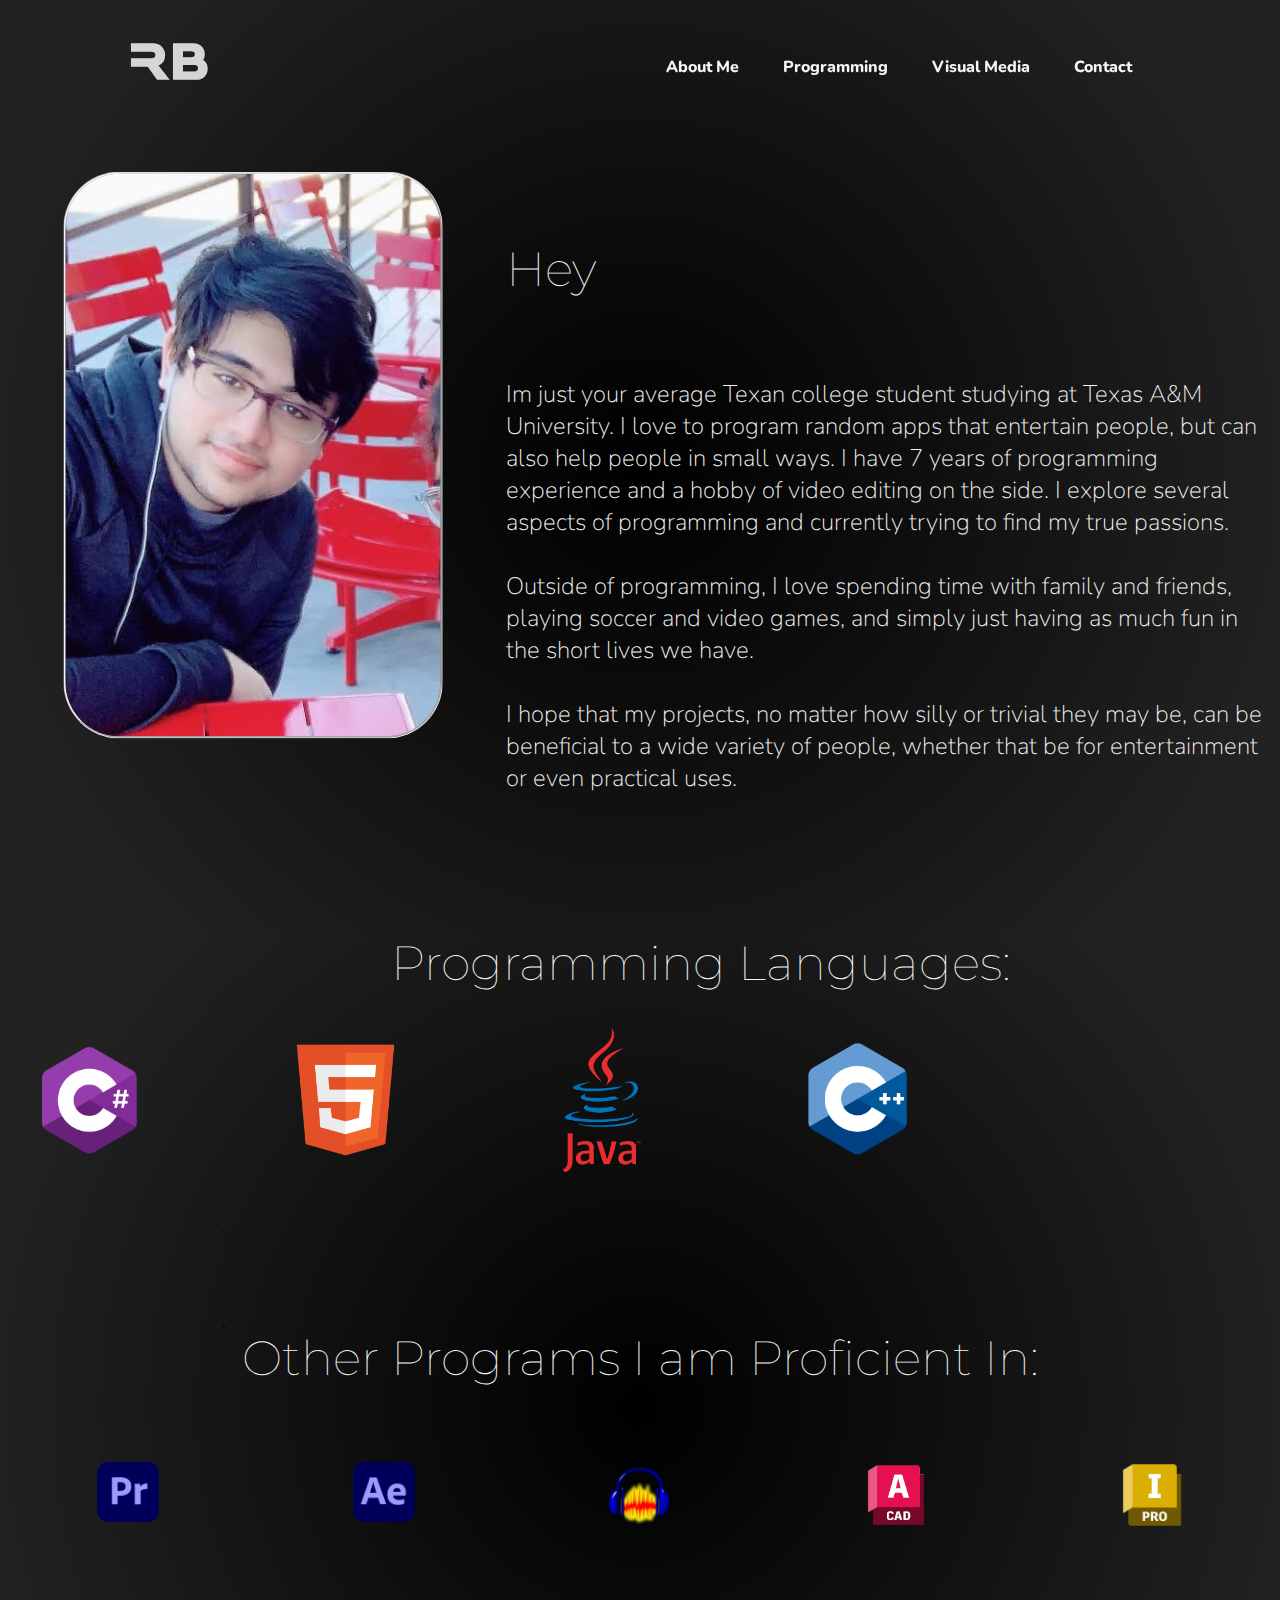
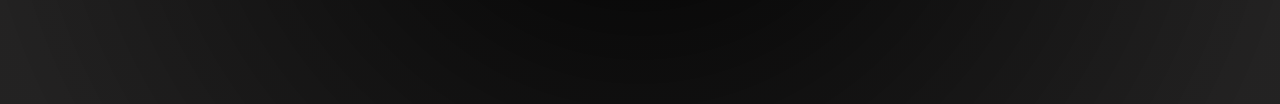
<file: about.html>
<!DOCTYPE html>
<!--[if lt IE 7]>      <html class="no-js lt-ie9 lt-ie8 lt-ie7"> <![endif]-->
<!--[if IE 7]>         <html class="no-js lt-ie9 lt-ie8"> <![endif]-->
<!--[if IE 8]>         <html class="no-js lt-ie9"> <![endif]-->
<!--[if gt IE 8]>      <html class="no-js"> <!--<![endif]-->

<html lang="en">

<head>
    <link rel="stylesheet" href="./styles/pages/about.css">

    <link rel="stylesheet" href="./styles/ui/background.css">
    <link rel="stylesheet" href="./styles/ui/header.css">
    <link rel="stylesheet" href="./styles/ui/fade.css">
    <script defer src="./scripts/script.js"></script>
    <link rel="icon" type="image/x-icon" href="./assets/logo.png">
    <title>About Me</title>
    <script type="text/javascript">
      <!--
      if (screen.width <= 699) {
      document.location = "phone.html";
      }
      //-->
  </script>
</head>

<body>
     <!--[if lt IE 7]>
            <pYou are using an <strong>outdated</strong> browser. Please <a href="#">upgrade your browser</a> to improve your experience.</p>
    <![endif]-->

    <header>
        <a class="logo" style="text-align:center;" href="./index.html">rB</title>
            <nav>
                <ul class="navigate_links">
                    <li><a href="./about.html">About Me</a></li>
                    <li><a href="./programming.html">Programming</a></li>
                    <li><a href="./media.html">Visual Media</a></li>
                    <li><a href="./contact.html">Contact</a></li>
                </ul>
            </nav>
    </header>
    <div id="about" class="container">
        <p class="hello">
            <img src="./assets/About/me.jpg" alt="Me" class="me">
            <br>
            Hey
        <p class="description"><br>Im just your average Texan college student studying at Texas A&M University. I love to program random apps that entertain people, but can also help people in small ways. I have 7 years of programming experience and a hobby of video editing on the side. I explore several aspects of programming and currently trying to find my true passions.<br><br>Outside of programming, I love spending time with family and friends, playing soccer and video games, and simply just having as much fun in the short lives we have.<br><br>I hope that my projects, no matter how silly or trivial they may be, can be beneficial to a wide variety of people, whether that be for entertainment or even practical uses.<br><br></p>
        </p>
        <br><br>
    </div>
    <p class = "language" style = "transform: translateX(-15%); margin-bottom: -20px;">Programming Languages:</p>
    
    <!--
    <ul>
        
        <li><img src="../assets/langs/js.png" class = "progImg" alt = "Javascript" style = "transform: scale(15%);"></li>
        <li><img src="../assets/langs/csharp.png" class = "progImg" alt = "C#" style = "transform: scale(43%) translate(-65%, -65%);" ></li>
        <li><img src="../assets/langs/HTML.png" class = "progImg" alt = "HTML" style = "transform: scale(15%) translate(-255%, 2%);"></li>
        <li><img src="../assets/langs/java.png" class = "progImg" alt = "Java" style = "transform: scale(25%) translate(-365%, -112%);"></li>
        <li><img src="../assets/langs/C++.png" class = "progImg" alt = "C++" style = "transform: scale(9.5%) translate(-735%, 213%);"></li>
    </ul>
-->

<div class="row" style = "transform: translate(-23%); margin-bottom: -5%;">
    <div class="column2">
      <img src="../assets/langs/js.png" alt="JavaScript" style="width:100%; transform: scale(45%);">
      <p class="img__description">Javascript</p>

    </div>
    <div class="column2">
      <img src="../assets/langs/csharp.png" alt="C#" style="width:100%; transform: scale(73%);">
      <p class="img__description">C#</p>
    </div>
    <div class="column2">
      <img src="../assets/langs/HTML.png" alt="HTML" style="width:100%; transform: scale(45%);">'
      <p class="img__description">HTML</p>'
    </div>
    <div class="column2">
        <img src="../assets/langs/java.png" alt="Java" style="width:100%; transform: scale(60%);">
        <p class="img__description">Java</p>
      </div>
      <div class="column2">
        <img src="../assets/langs/C++.png" alt="C++" style="width:100%; transform: scale(40%) translateY(-15%);">
        <p class="img__description">C++</p>
      </div>
  </div>

  <p class = "language" style = "transform: translateX(0%); margin-bottom: -20px;">Other Programs I am Proficient In:</p>

  <div class="row" style = "transform: translate(0%);">
    <div class="column2">
      <img src="../assets/programs/premiere.png" alt="Premiere Pro" style="width:100%; transform: scale(25%);">
      <p class="img__description">Premiere Pro</p>
    </div>
    <div class="column2">
      <img src="../assets/programs/after effects.png" alt="After Effects" style="width:100%; transform: scale(25%);">
      <p class="img__description">After Effects</p>
    </div>
    <div class="column2">
      <img src="../assets/programs/audacity.png" alt="Audacity" style="width:100%; transform: scale(25%);">
      <p class="img__description">Audacity</p>
    </div>
    <div class="column2">
        <img src="../assets/programs/acad.png" alt="Autocad" style="width:100%; transform: scale(30%);">
        <p class="img__description">Autocad</p>
      </div>
      <div class="column2">
        <img src="../assets/programs/inventor.png" alt="Inventor" style="width:100%; transform: scale(25%);">
        <p class="img__description">Inventor</p>
      </div>
  </div>
</body>

</html>
</file>
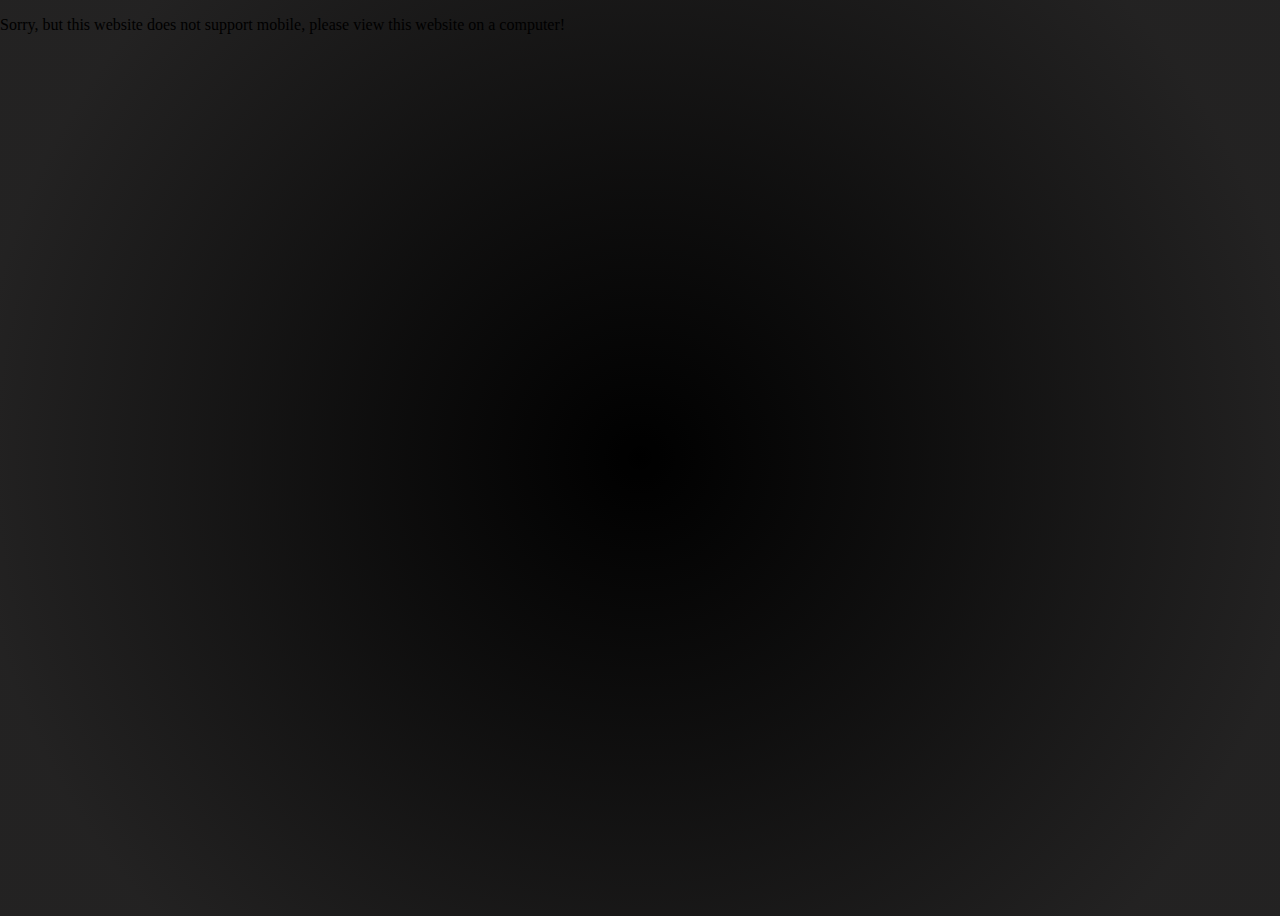
<file: phone.html>
<!DOCTYPE html>
<!--[if lt IE 7]>      <html class="no-js lt-ie9 lt-ie8 lt-ie7"> <![endif]-->
<!--[if IE 7]>         <html class="no-js lt-ie9 lt-ie8"> <![endif]-->
<!--[if IE 8]>         <html class="no-js lt-ie9"> <![endif]-->
<!--[if gt IE 8]>      <html class="no-js"> <!--<![endif]-->

<html lang="en">

<head>
    <link rel="stylesheet" href="./styles/pages/contact.css">

    <link rel="stylesheet" href="./styles/ui/background.css">
     <link rel="stylesheet" href="./styles/ui/fade.css">
    <script defer src="./scripts/script.js"></script>
    <link rel="icon" type="image/x-icon" href="./assets/logo.png">
    <title>No Support</title>
</head>

<body>
     <!--[if lt IE 7]>
            <pYou are using an <strong>outdated</strong> browser. Please <a href="#">upgrade your browser</a> to improve your experience.</p>
    <![endif]-->


        <p>Sorry, but this website does not support mobile, please view this website on a computer!</p>
</body>

</html>
</file>
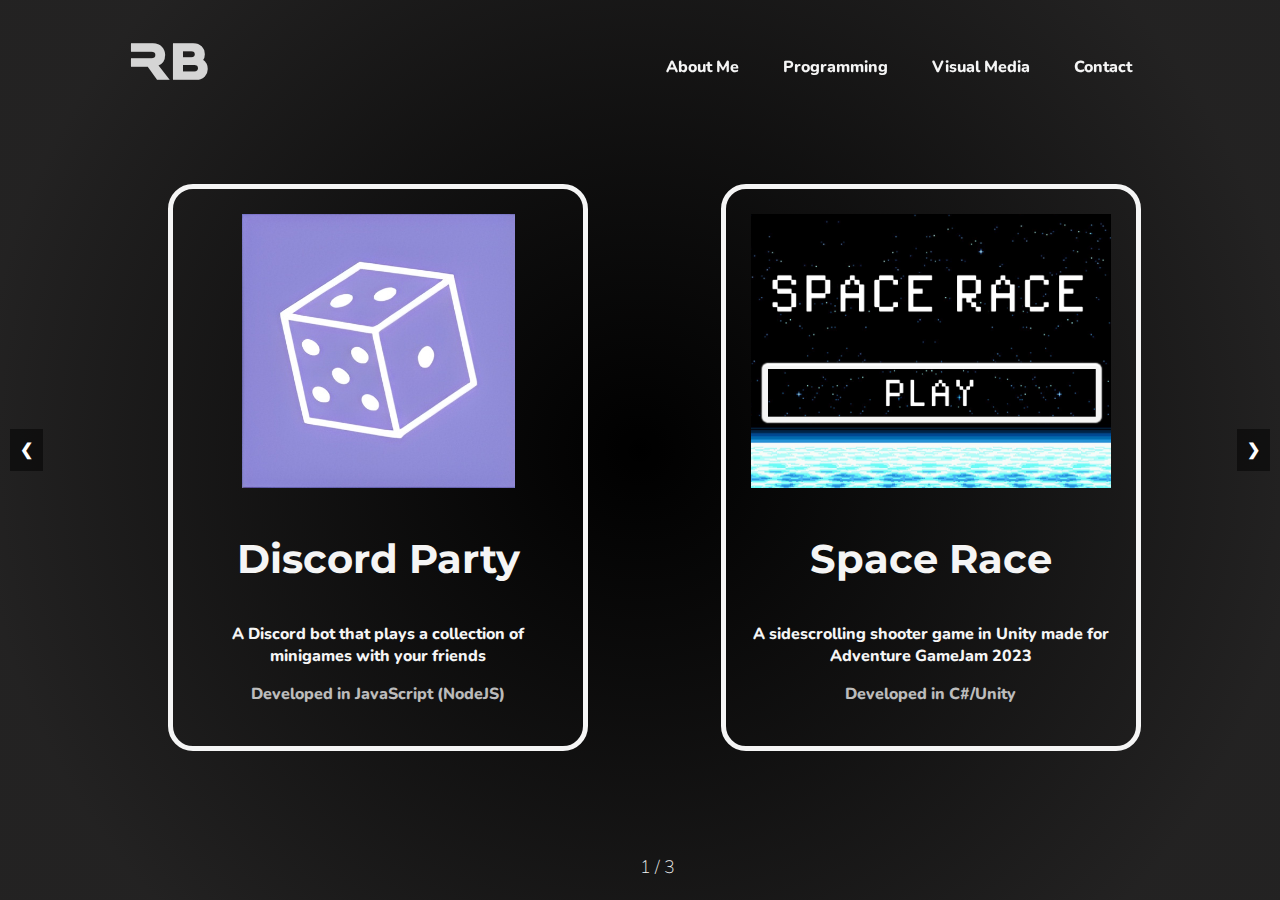
<file: programming.html>
<!DOCTYPE html>
<!--[if lt IE 7]>      <html class="no-js lt-ie9 lt-ie8 lt-ie7"> <![endif]-->
<!--[if IE 7]>         <html class="no-js lt-ie9 lt-ie8"> <![endif]-->
<!--[if IE 8]>         <html class="no-js lt-ie9"> <![endif]-->
<!--[if gt IE 8]>      <html class="no-js"> <!--<![endif]-->
<html>
    <head>
        <meta charset="utf-8">
        <meta http-equiv="X-UA-Compatible" content="IE=edge">
        <meta name="viewport" content="width=device-width, initial-scale=1">
        <link rel="stylesheet" href="./styles/pages/programming.css">
        <link rel="stylesheet" href="./styles/ui/background.css">
        <link rel="stylesheet" href="./styles/ui/header.css">
        <link rel="stylesheet" href="./styles/ui/fade.css">
        <script defer src="./scripts/script.js"></script>
        <script defer src="./scripts/carousel.js"></script>
        <link rel="icon" type="image/x-icon" href="./assets/logo.png">
        <title style="font-size: 0;">Programming</title>
        <script type="text/javascript">
            <!--
            if (screen.width <= 699) {
            document.location = "phone.html";
            }
            //-->
        </script>
    </head>
    <body>
        <!--[if lt IE 7]>
            <pYou are using an <strong>outdated</strong> browser. Please <a href="#">upgrade your browser</a> to improve your experience.</p>
        <![endif]-->
        
        <header>
            <a class="logo" style="text-align:center;" href="./index.html">rB</title>
                <nav>
                    <ul class="navigate_links">
                        <li><a href="./about.html">About Me</a></li>
                        <li><a href="./programming.html">Programming</a></li>
                        <li><a href="./media.html">Visual Media</a></li>
                        <li><a href="./contact.html">Contact</a></li>
                       
                    </ul>
                </nav>
        </header>

        <div class="project-carousel">
            <div class="projects-container">
                <div class="projects" id="projects">
                    <!-- Project 1 -->
                    <div class="project-item">
                        <a class="column" href="projects/discordparty.html">
                            <div class="content" style="text-align: center;" id="dp">
                                <img id="icon_dp" src="./assets/discord party.jpg" alt="" style="width:76%;">
                                <h3 style="font-size: 40px; font-family: 'Montserrat', sans-serif;">Discord Party</h3>
                                <p class="desc">A Discord bot that plays a collection of minigames with your friends</p>
                                <p class="desc" style="opacity: 0.75;">Developed in JavaScript (NodeJS)</p>
                            </div>
                        </a>
                    </div>
                    <!-- Project 2 -->
                    <div class="project-item">
                        <a class="column" href="projects/spacerace.html">
                            <div class="content" style="text-align: center;" id="sr">
                                <img id="icon_sr" src="./assets/spacerace.png" alt="" style="width:100%">
                                <h3 style="font-size: 40px; font-family: 'Montserrat', sans-serif;">Space Race</h3>
                                <p class="desc">A sidescrolling shooter game in Unity made for Adventure GameJam 2023</p>
                                <p class="desc" style="opacity: 0.75;">Developed in C#/Unity</p>
                            </div>
                        </a>
                    </div>
                    
                    <div class = "project-item">
                        <a class="column" href = "https://thatmajesticguy.itch.io/mauly-and-molly" target = "_blank">
                            <div class="content" style = "text-align: center;" id = "m&m">
                                <img id = "icon_tf2" src="./assets/mauly and molly.png"alt="" style="width: 68%; transform: translateY(12px);">
                                <h3 style = "font-size: 40px; font-family: 'Montserrat', sans-serif;">Mauly<br>and Molly</h3>
                                <p class = "desc">A roguelike hack-and-slash game made in 2 days for the ScoreSpace Game Jam</p>
                                <p class = "desc" style = "opacity: 0.75;">Developed in C#/Unity</p>
                            </div>
                        </a>
                    </div>
                    <div class = "project-item">
                        <a class="column" href = "https://github.com/raf-aye/wordle-godot" target = "_blank">
                            <div class="content" style = "text-align: center;" id = "wordle">
                                <img id = "icon_tf2" src="./assets/wordle godot.png"alt="" style="transform: translateY(12px);">
                                <h3 style = "font-size: 40px; font-family: 'Montserrat', sans-serif;">Wordle<br>Godot Ver.</h3>
                                <p class = "desc">A prototype Wordle clone made using Godot to test out the engine</p>
                                <p class = "desc" style = "opacity: 0.75;">Developed in Godot/GDScript</p>
                            </div>
                        </a>
                    </div>
                    <div class = "project-item">
                        <a class="column" href = "projects/tf2.html">
                            <div class="content" style = "text-align: center;" id = "tf2">
                                <img id = "icon_tf2" src="./assets/Team_Fortress_2_style_logo.svg"alt="" style="width:60%; transform: translateY(12px);">
                                <h3 style = "font-size: 40px; font-family: 'Montserrat', sans-serif;">Team Fortress 2 Randomizer</h3>
                                <p class = "desc">A randomizer randomizing weapons and cosmetics for the game Team Fortress 2</p>
                                <p class = "desc" style = "opacity: 0.75;">Developed in HTML, CSS, and JavaScript</p>
                            </div>
                        </a>
                    </div>
                        <div class = "project-item">
                            <a class="column" href = "projects/hac.html">
                                <div class="content" style = "text-align: center;" id = "bs">
                                    <img id = "icon_bs" src="./assets/hac.png" alt="" style="width:60%">
                                        <h3 style = "font-size: 40px; font-family: 'Montserrat', sans-serif;">Home Access Scrapper</h3>
                                        <p class = "desc">A scrapper of Home Access Center that lets you see your grades from a terminal</p>
                                        <p class = "desc" style = "opacity: 0.75;">Developed in Javascript (NodeJS)</p>
                                </div>
                            </a>
                        </div>
            </div>
            <!-- Navigation buttons -->
            <button class="prev">❮</button>
            <button class="next">❯</button>
            <div class="page-counter">
                <span id="current-page">1</span> / <span id="total-pages">5</span>
            </div>
        </div>

        
    </body>
   
</html>
</file>
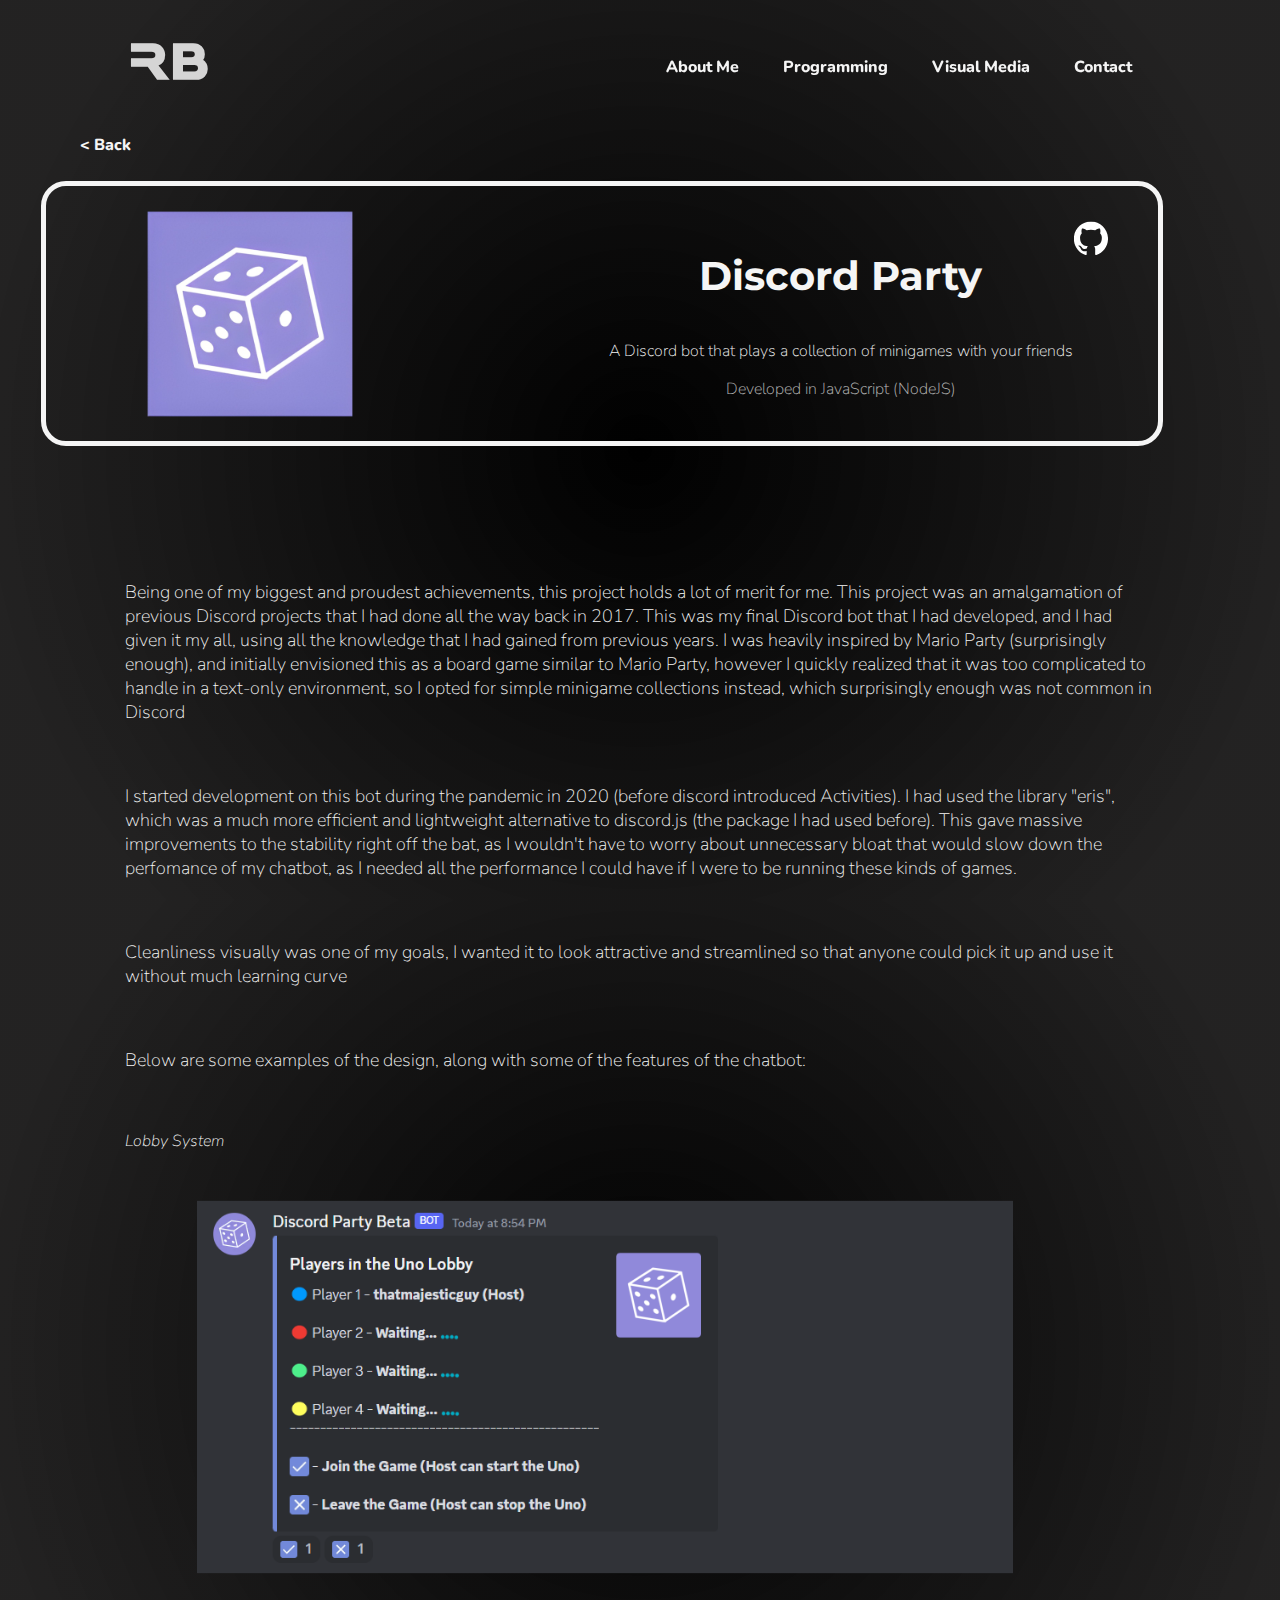
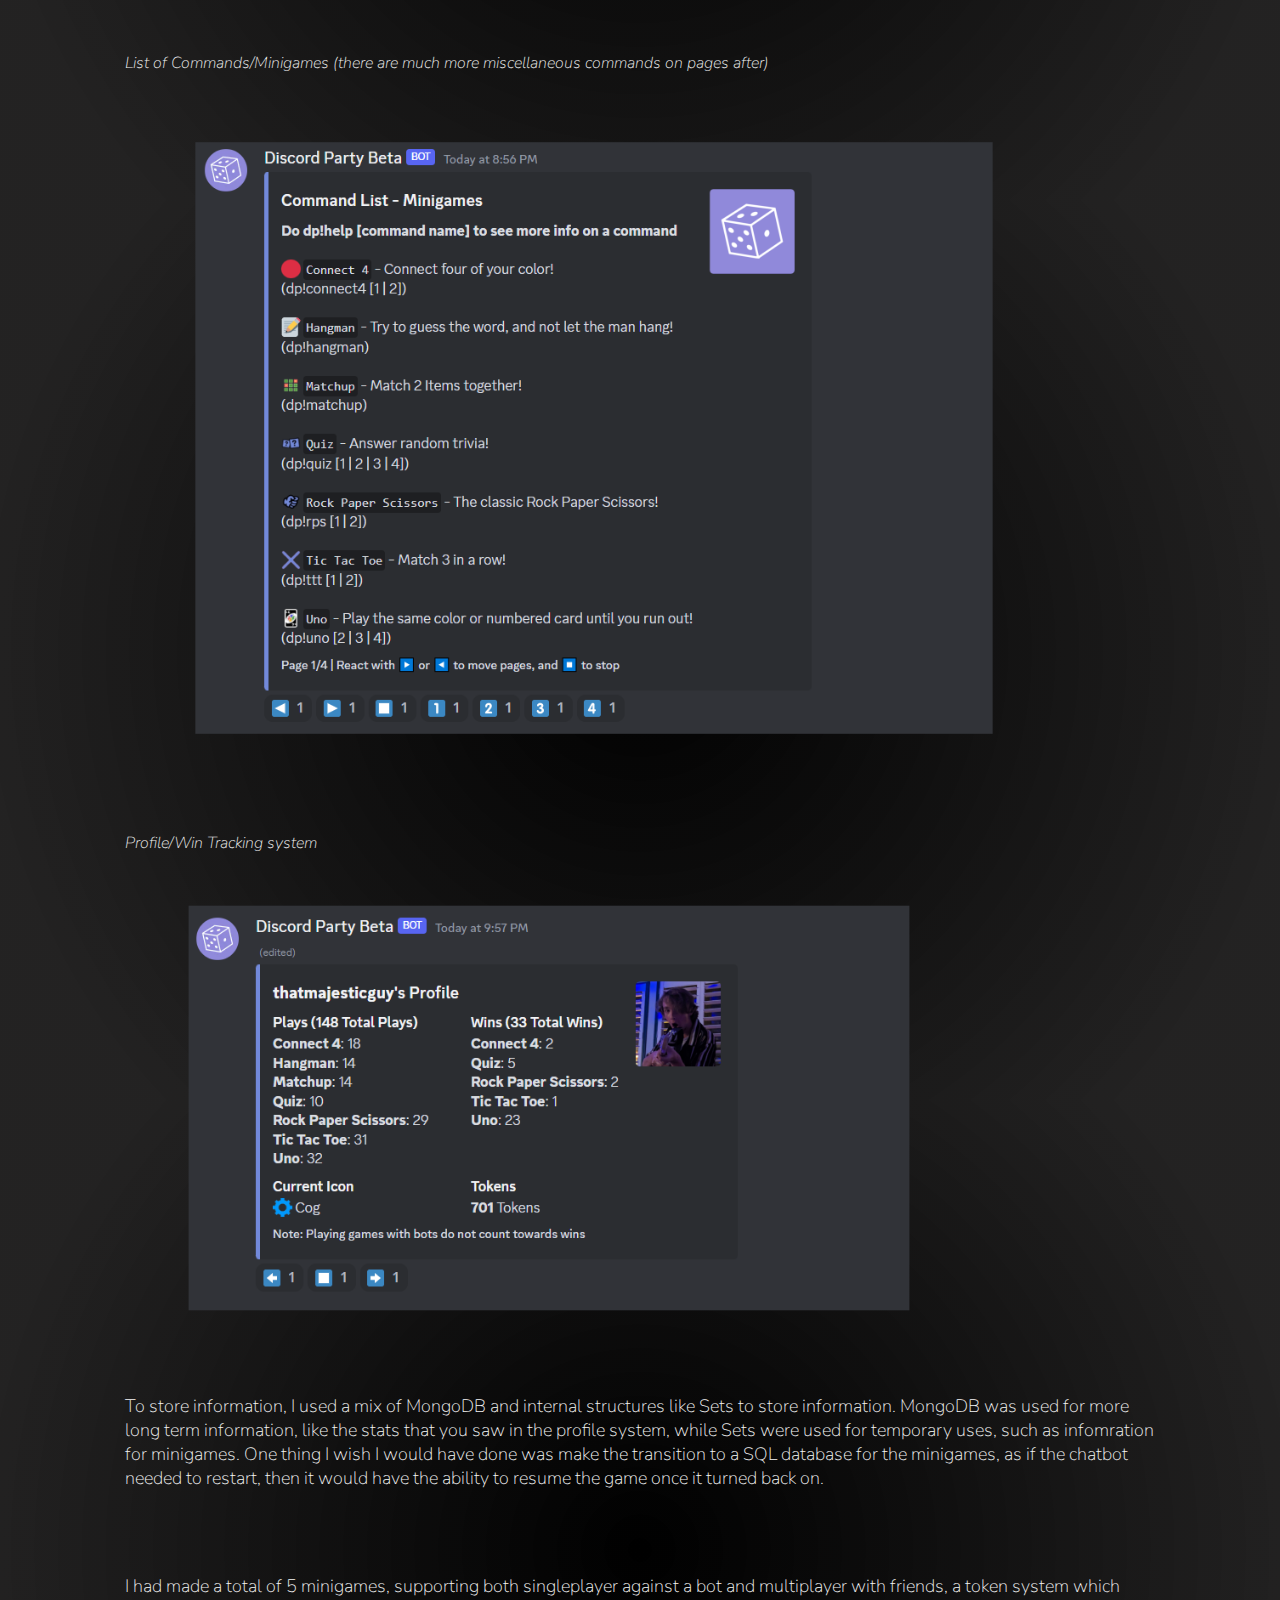
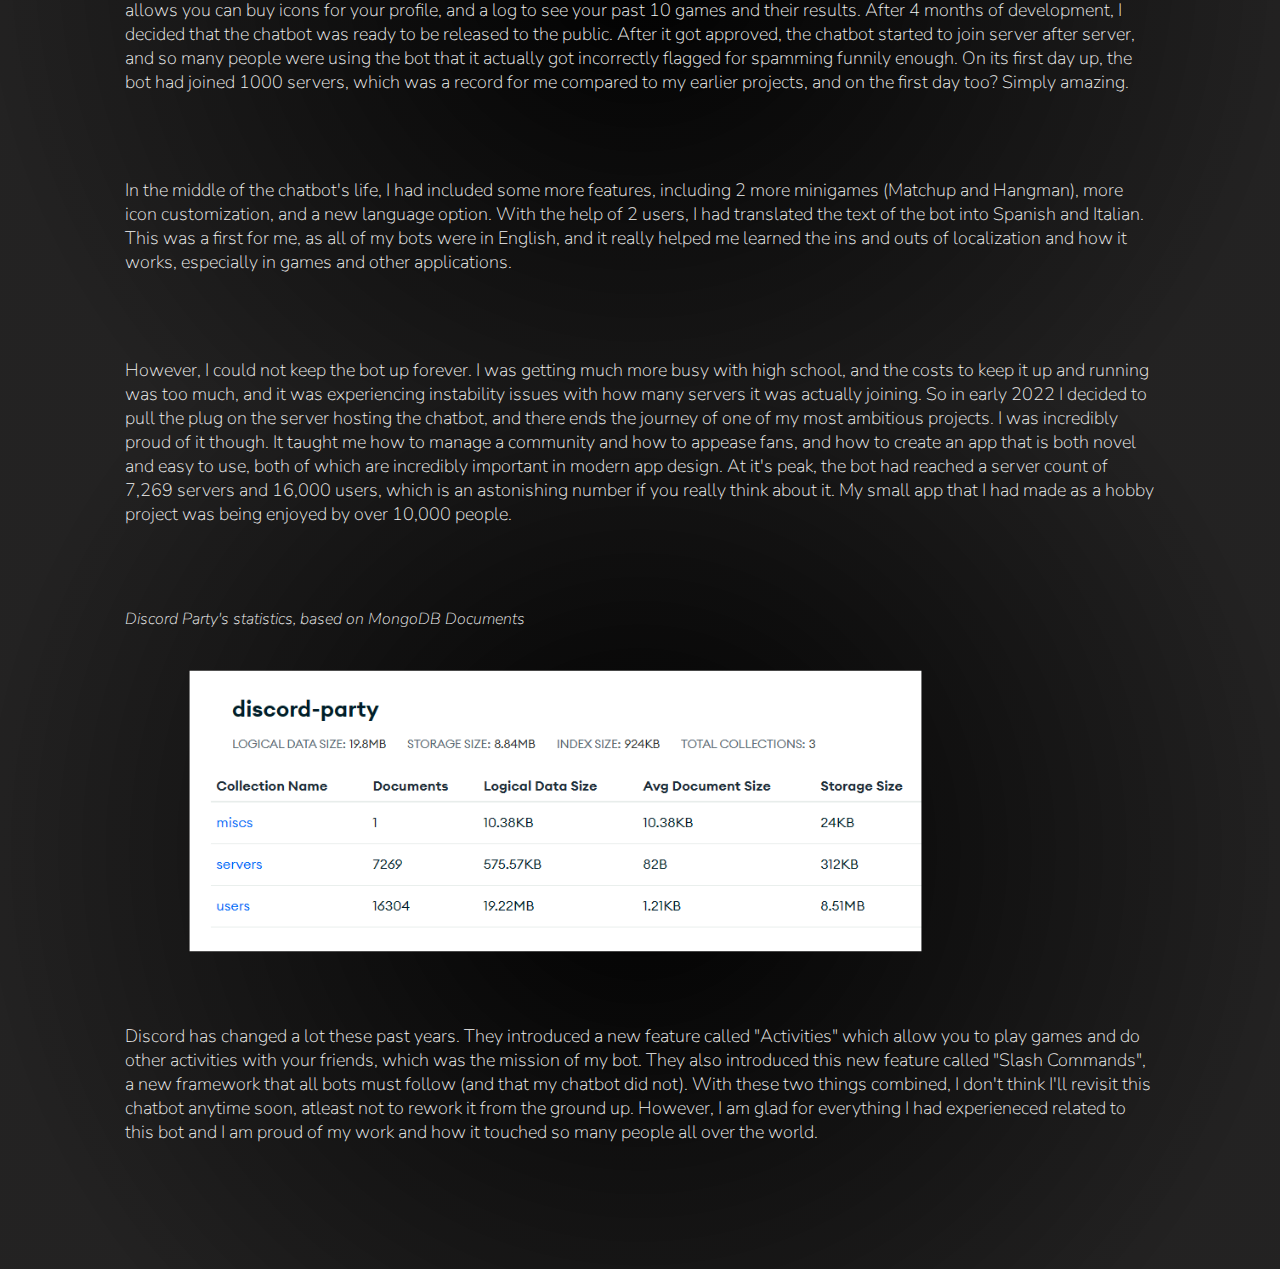
<file: projects/discordparty.html>
<!DOCTYPE html>
<!--[if lt IE 7]>      <html class="no-js lt-ie9 lt-ie8 lt-ie7"> <![endif]-->
<!--[if IE 7]>         <html class="no-js lt-ie9 lt-ie8"> <![endif]-->
<!--[if IE 8]>         <html class="no-js lt-ie9"> <![endif]-->
<!--[if gt IE 8]>      <html class="no-js"> <!--<![endif]-->
<html>
    <head>
        <meta charset="utf-8">
        <meta http-equiv="X-UA-Compatible" content="IE=edge">
        <meta name="viewport" content="width=device-width, initial-scale=1">
        <link rel="stylesheet" href="../styles/projects/discord.css">
        <script defer src="../scripts/script.js"></script>
        <link rel="stylesheet" href="../styles/ui/background.css">
        <link rel="stylesheet" href="../styles/ui/header.css">
        <link rel="stylesheet" href="../styles/ui/fade.css">
        <title style="font-size: 0;">Discord Party</title>
        <link rel="icon" type="image/x-icon" href="../assets/logo.png">
        <script type="text/javascript">
            <!--
            if (screen.width <= 699) {
            document.location = "../phone.html";
            }
            //-->
        </script>
    </head>
    <body>
        <!--[if lt IE 7]>
            <pYou are using an <strong>outdated</strong> browser. Please <a href="#">upgrade your browser</a> to improve your experience.</p>
        <![endif]-->
        
        <header>
            <a class="logo" style="text-align:center;" href="../index.html">rB</title>
                <nav>
                    <ul class="navigate_links">
                        <li><a href="../about.html">About Me</a></li>
                        <li><a href="../programming.html">Programming</a></li>
                        <li><a href="../media.html">Visual Media</a></li>
                        <li><a href="../contact.html">Contact</a></li>
                    </ul>
                </nav>
        </header>

        <a href = "../programming.html" class = "back">< Back</a>
       <div class = "projects" id = "projects">
        
            <div class="column">
            
                <div class="content" style = "text-align: center;" id = "dp">
                    <img id = "icon_dp" src="../assets/discord party.jpg" alt="" style="width:45%;" class = "icon">
                        <h3 style = "font-size: 40px; font-family: 'Montserrat', sans-serif;">Discord Party</h3>
                    <p class = "desc">
                        A Discord bot that plays a collection of minigames with your friends
                    </p>
                    
                    <p class = "desc" style = "opacity: 0.75;">Developed in JavaScript (NodeJS)</p>
                    <a href = "https://github.com/raf-aye/discord-party-archive" target="_blank">
                        <img src =  "../assets/Programming/github-mark-white.svg" class = "github">
                    </a>
                </div>
   
            </div>

            
            <div id = "discordparty" class = "projectDesc">
                <p>Being one of my biggest and proudest achievements, this project holds a lot of merit for me. This project was an amalgamation of previous Discord projects that I had done all the way back in 2017. This was my final Discord bot that I had developed, and I had given it my all, using all the knowledge that I had gained from previous years. I was heavily inspired by Mario Party (surprisingly enough), and initially envisioned this as a board game similar to Mario Party, however I quickly realized that it was too complicated to handle in a text-only environment, so I opted for simple minigame collections instead, which surprisingly enough was not common in Discord</p>
                <br>
                <p>I started development on this bot during the pandemic in 2020 (before discord introduced Activities). I had used the library "eris", which was a much more efficient and lightweight alternative to discord.js (the package I had used before). This gave massive improvements to the stability right off the bat, as I wouldn't have to worry about unnecessary bloat that would slow down the perfomance of my chatbot, as I needed all the performance I could have if I were to be running these kinds of games.</p>
                <br>
                <p>Cleanliness visually was one of my goals, I wanted it to look attractive and streamlined so that anyone could pick it up and use it without much learning curve</p>
                <br>
                <p>Below are some examples of the design, along with some of the features of the chatbot:</p>
                <br>
                <i><p style = "font-size: 16px;">Lobby System</p></i>
                <img src = "../assets/Programming/Discord Party/lobby.png" style = "transform: scale(85%);">
                <br><br>
                <i><p style = "font-size: 16px;">List of Commands/Minigames (there are much more miscellaneous commands on pages after)</p></i>
                <img src = "../assets/Programming/Discord Party/help.png" style = "transform: scale(85%);">
                <br><br>
                <i><p style = "font-size: 16px;">Profile/Win Tracking system</p></i>
                <img src = "../assets/Programming/Discord Party/profile.png" style = "transform: scale(85%);">
                <br><br>
                <p>To store information, I used a mix of MongoDB and internal structures like Sets to store information. MongoDB was used for more long term information, like the stats that you saw in the profile system, while Sets were used for temporary uses, such as infomration for minigames. One thing I wish I would have done was make the transition to a SQL database for the minigames, as if the chatbot needed to restart, then it would have the ability to resume the game once it turned back on.</p>
                <br><br>
                <p>I had made a total of 5 minigames, supporting both singleplayer against a bot and multiplayer with friends, a token system which allows you can buy icons for your profile, and a log to see your past 10 games and their results. After 4 months of development, I decided that the chatbot was ready to be released to the public. After it got approved, the chatbot started to join server after server, and so many people were using the bot that it actually got incorrectly flagged for spamming funnily enough. On its first day up, the bot had joined 1000 servers, which was a record for me compared to my earlier projects, and on the first day too? Simply amazing.</p>
                <br><br>
                <p>In the middle of the chatbot's life, I had included some more features,  including 2 more minigames (Matchup and Hangman), more icon customization, and a new language option. With the help of 2 users, I had translated the text of the bot into Spanish and Italian. This was a first for me, as all of my bots were in English, and it really helped me learned the ins and outs of localization and how it works, especially in games and other applications.</p>
                <br><br>
                <p>However, I could not keep the bot up forever. I was getting much more busy with high school, and the costs to keep it up and running was too much, and it was experiencing instability issues with how many servers it was actually joining. So in early 2022 I decided to pull the plug on the server hosting the chatbot, and there ends the journey of one of my most ambitious projects. I was incredibly proud of it though. It taught me how to manage a community and how to appease fans, and how to create an app that is both novel and easy to use, both of which are incredibly important in modern app design. At it's peak, the bot had reached a server count of 7,269 servers and 16,000 users, which is an astonishing number if you really think about it. My small app that I had made as a hobby project was being enjoyed by over 10,000 people.</p>
                <br><br>
                <i><p style = "font-size: 16px;">Discord Party's statistics, based on MongoDB Documents</p></i>
                <img src = "../assets/Programming/Discord Party/stats.png" style = "transform: scale(85%);">
                <br><br>
                <p>Discord has changed a lot these past years. They introduced a new feature called "Activities" which allow you to play games and do other activities with your friends, which was the mission of my bot. They also introduced this new feature called "Slash Commands", a new framework that all bots must follow (and that my chatbot did not). With these two things combined, I don't think I'll revisit this chatbot anytime soon, atleast not to rework it from the ground up. However, I am glad for everything I had experieneced related to this bot and I am proud of my work and how it touched so many people all over the world.</p>
            </div>

        </div>
    </body>
</html>
</file>
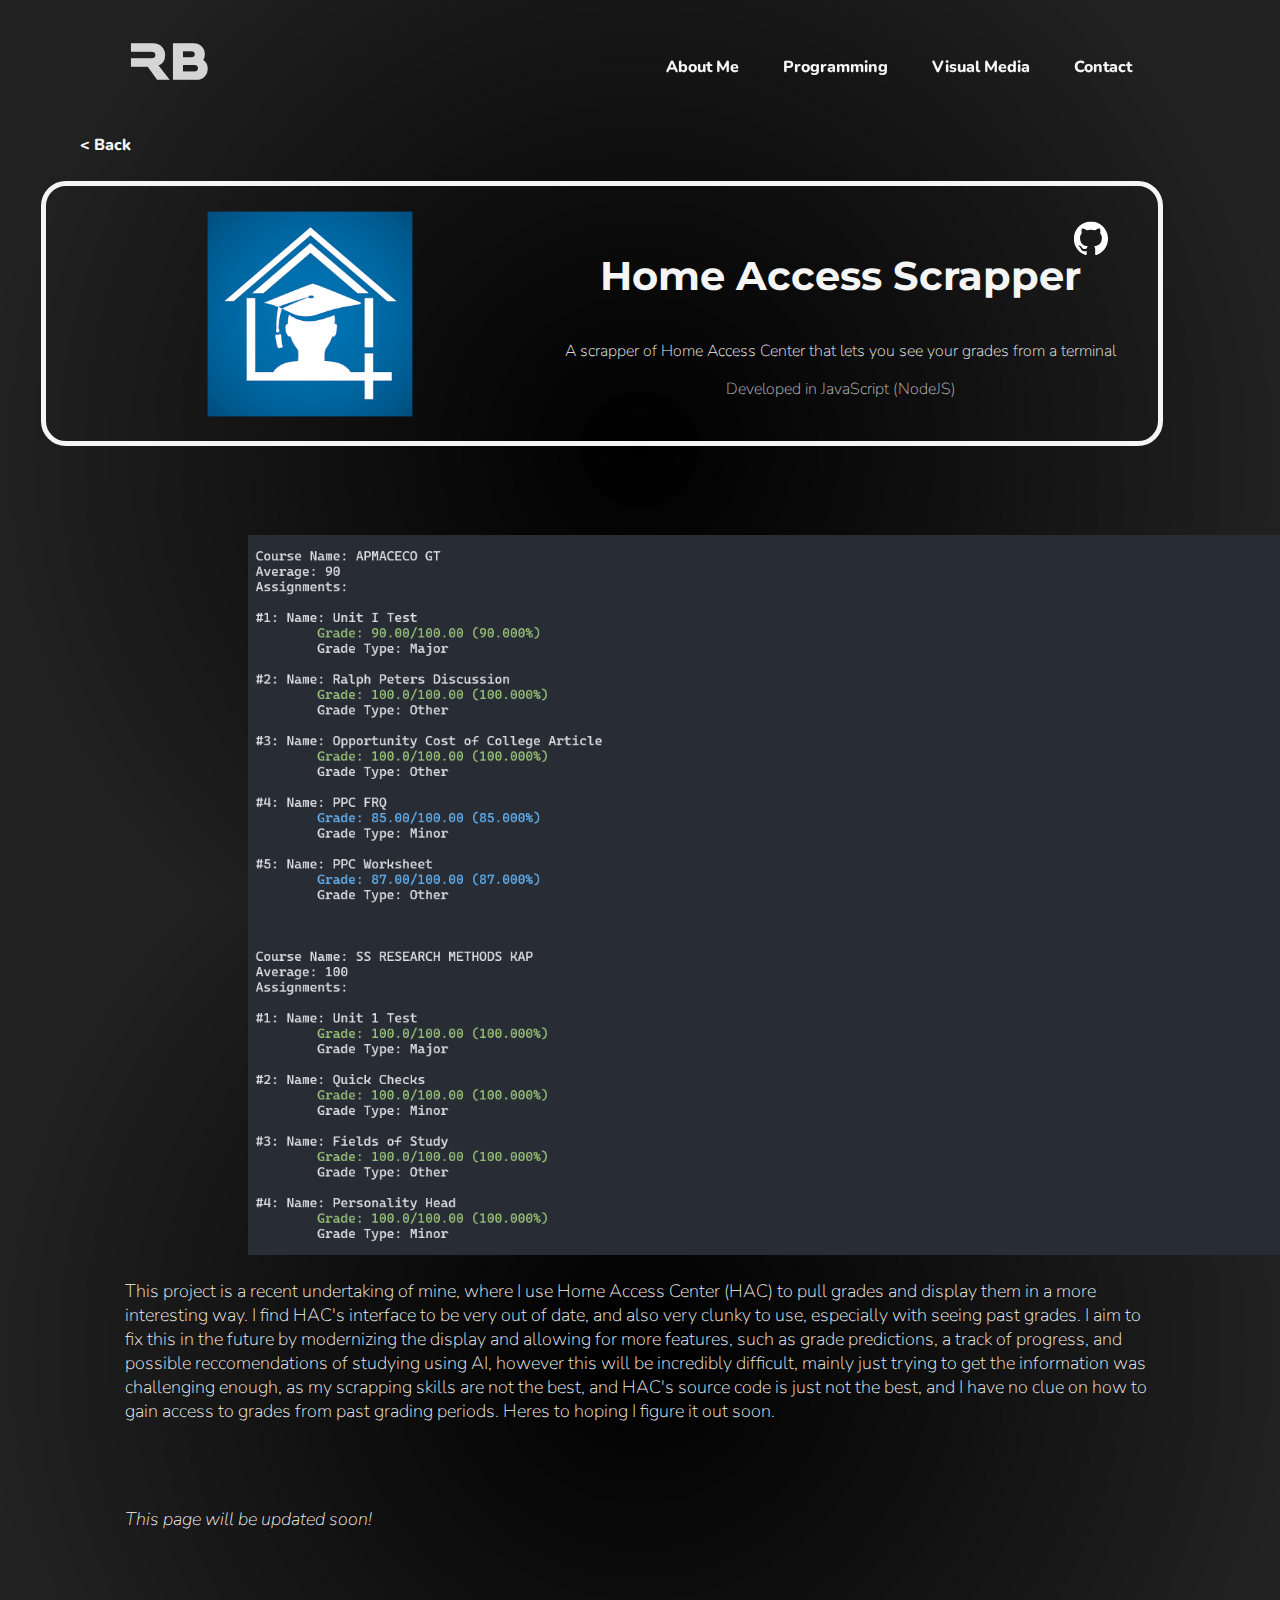
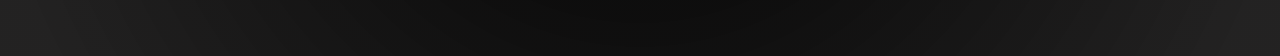
<file: projects/hac.html>
<!DOCTYPE html>
<!--[if lt IE 7]>      <html class="no-js lt-ie9 lt-ie8 lt-ie7"> <![endif]-->
<!--[if IE 7]>         <html class="no-js lt-ie9 lt-ie8"> <![endif]-->
<!--[if IE 8]>         <html class="no-js lt-ie9"> <![endif]-->
<!--[if gt IE 8]>      <html class="no-js"> <!--<![endif]-->
<html>
    <head>
        <meta charset="utf-8">
        <meta http-equiv="X-UA-Compatible" content="IE=edge">
        <meta name="viewport" content="width=device-width, initial-scale=1">
        <link rel="stylesheet" href="../styles/projects/space.css">
        <script defer src="../scripts/script.js"></script>
        <link rel="stylesheet" href="../styles/ui/background.css">
        <link rel="stylesheet" href="../styles/ui/header.css">
        <link rel="stylesheet" href="../styles/ui/fade.css">
        <title style="font-size: 0;">HAC Scrapper</title>
        <link rel="icon" type="image/x-icon" href="../assets/logo.png">
        <script type="text/javascript">
            <!--
            if (screen.width <= 699) {
            document.location = "../phone.html";
            }
            //-->
        </script>
    </head>
    <body>
        <!--[if lt IE 7]>
            <pYou are using an <strong>outdated</strong> browser. Please <a href="#">upgrade your browser</a> to improve your experience.</p>
        <![endif]-->
        
        <header>
            <a class="logo" style="text-align:center;" href="../index.html">rB</title>
                <nav>
                    <ul class="navigate_links">
                        <li><a href="../about.html">About Me</a></li>
                        <li><a href="../programming.html">Programming</a></li>
                        <li><a href="../media.html">Visual Media</a></li>
                        <li><a href="../contact.html">Contact</a></li>
                    </ul>
                </nav>
        </header>

        <a href = "../programming.html" class = "back">< Back</a>
       <div class = "projects" id = "projects">
        
            <div class="column">
            
                <div class="content" style = "text-align: center;" id = "dp">
                    <img id = "icon_dp" src="../assets/hac.png" alt="" style="width: 45%;" class = "icon">
                        <h3 style = "font-size: 40px; font-family: 'Montserrat', sans-serif;">Home Access Scrapper</h3>
                    <p class = "desc">
                        A scrapper of Home Access Center that lets you see your grades from a terminal
                    </p>
                    
                    <p class = "desc" style = "opacity: 0.75;">Developed in JavaScript (NodeJS)</p>
                    <a href = "https://github.com/raf-aye/hac-scrapper/tree/main" target="_blank">
                        <img src =  "../assets/Programming/github-mark-white.svg" class = "github">
                    </a>
                </div>
   
            </div>

            
            <div id = "hac" class = "projectDesc">
                <img src = "../assets/Programming/HAC/course info.png" style = "object-fit: contain; width: 1280px; height: 720px; margin-top: -45px; ">
                <br><p>This project is a recent undertaking of mine, where I use Home Access Center (HAC) to pull grades and display them in a more interesting way. I find HAC's interface to be very out of date, and also very clunky to use, especially with seeing past grades. I aim to fix this in the future by modernizing the display and allowing for more features, such as grade predictions, a track of progress, and possible reccomendations of studying using AI, however this will be incredibly difficult, mainly just trying to get the information was challenging enough, as my scrapping skills are not the best, and HAC's source code is just not the best, and I have no clue on how to gain access to grades from past grading periods. Heres to hoping I figure it out soon.</p>
                <br><br>
                <i><p>This page will be updated soon!</p></i>
            </div>

        </div>
    </body>
</html>
</file>
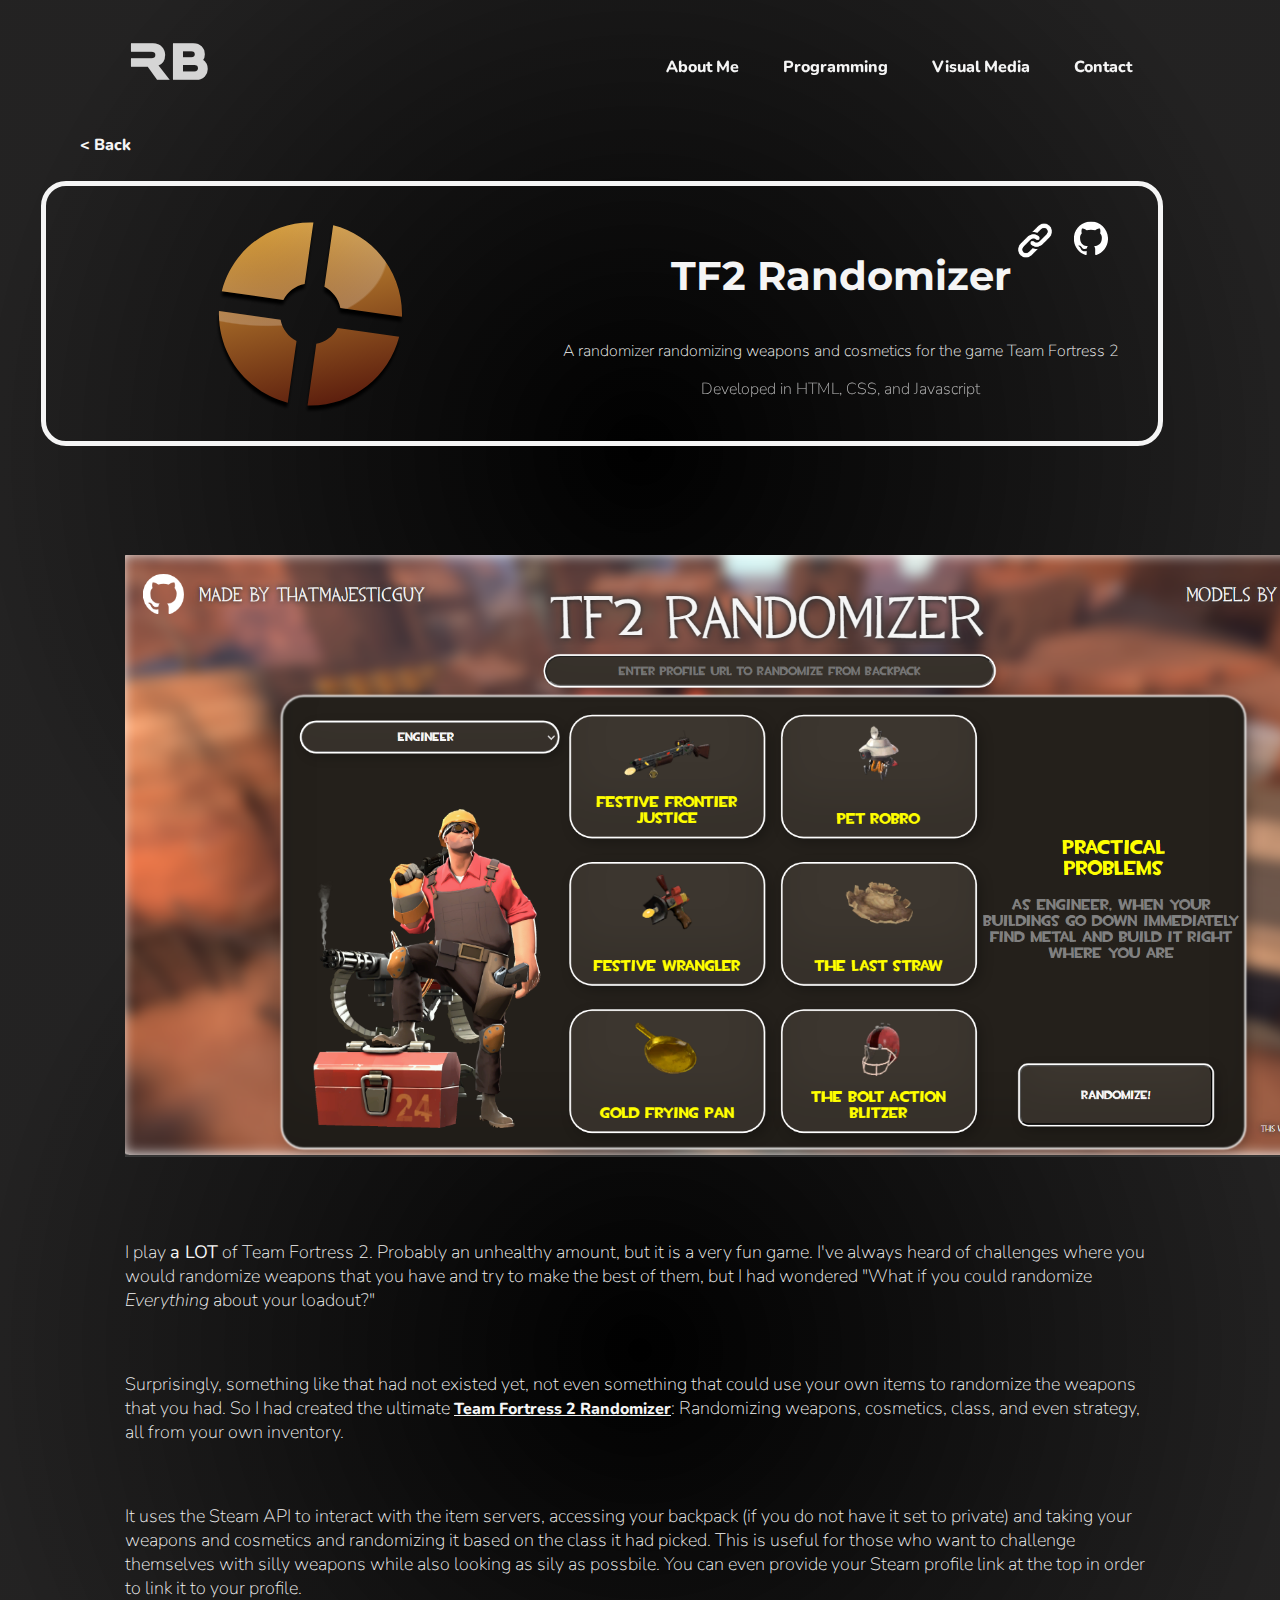
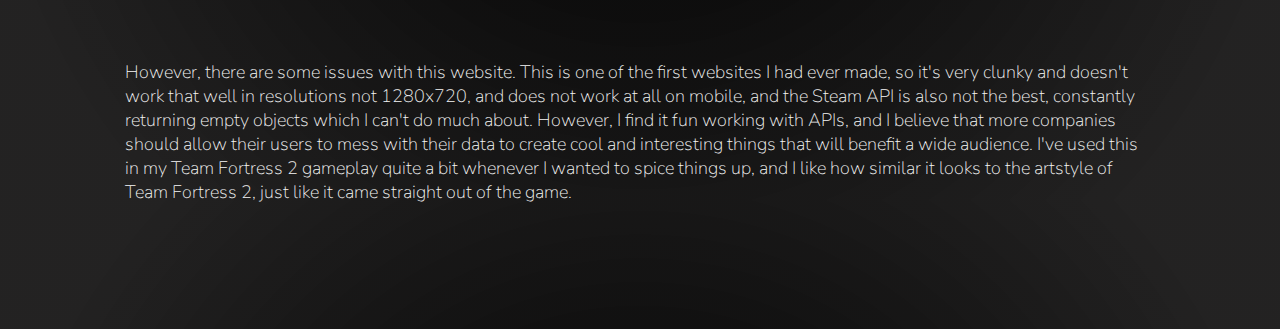
<file: projects/tf2.html>
<!DOCTYPE html>
<!--[if lt IE 7]>      <html class="no-js lt-ie9 lt-ie8 lt-ie7"> <![endif]-->
<!--[if IE 7]>         <html class="no-js lt-ie9 lt-ie8"> <![endif]-->
<!--[if IE 8]>         <html class="no-js lt-ie9"> <![endif]-->
<!--[if gt IE 8]>      <html class="no-js"> <!--<![endif]-->
<html>
    <head>
        <meta charset="utf-8">
        <meta http-equiv="X-UA-Compatible" content="IE=edge">
        <meta name="viewport" content="width=device-width, initial-scale=1">
        <link rel="stylesheet" href="../styles/projects/space.css">
        <script defer src="../scripts/script.js"></script>
        <link rel="stylesheet" href="../styles/ui/background.css">
        <link rel="stylesheet" href="../styles/ui/header.css">
        <link rel="stylesheet" href="../styles/ui/fade.css">
        <title style="font-size: 0;">TF2 Randomizer</title>
        <link rel="icon" type="image/x-icon" href="../assets/logo.png">
        <script type="text/javascript">
            <!--
            if (screen.width <= 699) {
            document.location = "../phone.html";
            }
            //-->
        </script>
    </head>
    <body>
        <!--[if lt IE 7]>
            <pYou are using an <strong>outdated</strong> browser. Please <a href="#">upgrade your browser</a> to improve your experience.</p>
        <![endif]-->
        
        <header>
            <a class="logo" style="text-align:center;" href="../index.html">rB</title>
                <nav>
                    <ul class="navigate_links">
                        <li><a href="../about.html">About Me</a></li>
                        <li><a href="../programming.html">Programming</a></li>
                        <li><a href="../media.html">Visual Media</a></li>
                        <li><a href="../contact.html">Contact</a></li>
                    </ul>
                </nav>
        </header>

        <a href = "../programming.html" class = "back">< Back</a>
       <div class = "projects" id = "projects">
        
            <div class="column">
            
                <div class="content" style = "text-align: center;" id = "dp">
                    <img id = "icon_dp" src="../assets/Team_Fortress_2_style_logo.svg" alt="" style="width: 45%;" class = "icon">
                        <h3 style = "font-size: 40px; font-family: 'Montserrat', sans-serif;">TF2 Randomizer</h3>
                    <p class = "desc">
                        A randomizer randomizing weapons and cosmetics for the game Team Fortress 2
                    </p>
                    
                    <p class = "desc" style = "opacity: 0.75;">Developed in HTML, CSS, and Javascript</p>
                    <a href = "https://github.com/raf-aye/tf2-randomizer" target="_blank">
                        <img src =  "../assets/Programming/github-mark-white.svg" class = "github">
                    </a>
                    <a href = "https://tf2-randomizer.netlify.app/" target="_blank">
                        <img src =  "../assets/Programming/link.png" class = "github" style = "transform: scale(15%) translate(750px, -1920px);">
                    </a>
                </div>
   
            </div>

            
            <div id = "tf2" class = "projectDesc">
                <img src = "../assets/Programming/TF2/website page.png" style = "object-fit: contain; width: 1280px; height: 720px; margin-top: -245px; ">

                <p>I play <strong>a LOT</strong> of Team Fortress 2. Probably an unhealthy amount, but it is a very fun game. I've always heard of challenges where you would randomize weapons that you have and try to make the best of them, but I had wondered "What if you could randomize <i>Everything</i> about your loadout?"</p>
                <br>
                <p>Surprisingly, something like that had not existed yet, not even something that could use your own items to randomize the weapons that you had. So I had created the ultimate <a href = "https://tf2-randomizer.netlify.app/" target = "_blank"><u>Team Fortress 2 Randomizer</u></a>: Randomizing weapons, cosmetics, class, and even strategy, all from your own inventory.</p>
                <br>
                <p>It uses the Steam API to interact with the item servers, accessing your backpack (if you do not have it set to private) and taking your weapons and cosmetics and randomizing it based on the class it had picked. This is useful for those who want to challenge themselves with silly weapons while also looking as sily as possbile. You can even provide your Steam profile link at the top in order to link it to your profile.</p>
                <br>
                <p>However, there are some issues with this website. This is one of the first websites I had ever made, so it's very clunky and doesn't work that well in resolutions not 1280x720, and does not work at all on mobile, and the Steam API is also not the best, constantly returning empty objects which I can't do much about. However, I find it fun working with APIs, and I believe that more companies should allow their users to mess with their data to create cool and interesting things that will benefit a wide audience. I've used this in my Team Fortress 2 gameplay quite a bit whenever I wanted to spice things up, and I like how similar it looks to the artstyle of Team Fortress 2, just like it came straight out of the game.</p>
            </div>

        </div>
    </body>
</html>
</file>
<file: styles/pages/about.css>
@import url('https://fonts.googleapis.com/css2?family=Nunito&display=swap');
@import url('https://fonts.googleapis.com/css2?family=Source+Code+Pro:wght@500&display=swap');
@import url('https://fonts.googleapis.com/css2?family=Montserrat:wght@800&display=swap');

@font-face {
    font-family: 'DIN Next LT Pro';
    src: local('DIN Next LT Pro Bold'), local('DINNextLTPro-Bold'),
        url('fonts/DINNext/DINNextLTPro-Bold.ttf') format('truetype');
    font-weight: bold;
    font-style: normal;
}


.me {
    border-color: whitesmoke;
    border-style:groove;
    border-radius: 75px;
    border-image:round;
    width: 500px;
    height: 750px;
    object-fit: cover;
    transform: scale(75%);
    position: relative;
    top:-105px;
    margin-left: auto;
    float:left;

}

.hello {
    font-family: 'Montserrat', sans-serif;
    font-style: bold;
    color:whitesmoke;
    font-size: 48px;
    display: block;
    
    margin-right: auto;
}

.description {
    font-family: 'Nunito', sans-serif;
    color:whitesmoke;
    font-size: 24px;
    display: block;
    margin-right: auto;
    margin-right: 10px;
}

.language {
    font-family: 'Montserrat', sans-serif;
    color:whitesmoke;
    font-size: 48px;
    transform: translateX(-15%);
    text-align: center;
}


  .row {
    display: flex;
    transform: translateX(-23%);
  }
  
  .column {
    flex: 20%;
    padding: 5px;
    transition: opacity .2s, visibility .2s;
  }

  .column2 {
    flex: 20%;
    padding: 5px;
    transition: opacity .2s, visibility .2s;
  }

  .img__description {
    font-family: 'Montserrat', sans-serif;
    color:whitesmoke;
    font-size: 24px;

   
    background: rgba(64, 77, 85, 0.72);
    visibility: hidden;
    opacity: 0;
    transform: translateY(-200%);
    text-align: center;
  
    /* transition effect. not necessary */
    transition: opacity .2s, visibility .2s;
  }

  .column:hover .img__description {
    visibility: visible;
  opacity: 1;
  }

  .column2:hover .img__description {
    visibility: visible;
  opacity: 1;
  }
</file>
<file: styles/ui/background.css>
body {
    margin: 0;
    height: 100vh;
    font-weight: 100;
    background: rgb(0,0,0);
background: radial-gradient(circle, rgba(0,0,0,1) 0%, rgba(8,7,7,0.8914916308320203) 85%);
    -webkit-overflow-Y: auto;
    -moz-overflow-Y: auto;
    -o-overflow-Y: auto;
    overflow-y: auto;
    -webkit-animation: fadeIn 1 1s ease-out;
    -moz-animation: fadeIn 1 1s ease-out;
    -o-animation: fadeIn 1 1s ease-out;
    animation: fadeIn 1 1s ease-out;
}



.light {
    position: absolute;
    width: 0px;
    opacity: .75;
    background-color: white;
    box-shadow: #e9f1f1 0px 0px 20px 2px;
    opacity: 0;
    top: 100vh;
    bottom: 0px;
    left: 0px;
    right: 0px;
    margin: auto;
}

.x1{
  -webkit-animation: floatUp 4s infinite linear;
  -moz-animation: floatUp 4s infinite linear;
  -o-animation: floatUp 4s infinite linear;
  animation: floatUp 4s infinite linear;
  animation-delay: 2s;
   -webkit-transform: scale(1.0);
   -moz-transform: scale(1.0);
   -o-transform: scale(1.0);
  transform: scale(1.0);
}

.x2{
  -webkit-animation: floatUp 7s infinite linear;
  -moz-animation: floatUp 7s infinite linear;
  -o-animation: floatUp 7s infinite linear;
  animation: floatUp 7s infinite linear;
  animation-delay: 2s;
  -webkit-transform: scale(1.6);
  -moz-transform: scale(1.6);
  -o-transform: scale(1.6);
  transform: scale(1.6);
  left: 15%;
}

.x3{
  -webkit-animation: floatUp 2.5s infinite linear;
  -moz-animation: floatUp 2.5s infinite linear;
  -o-animation: floatUp 2.5s infinite linear;
  animation: floatUp 2.5s infinite linear;
  animation-delay: 2s;
  -webkit-transform: scale(.5);
  -moz-transform: scale(.5);
  -o-transform: scale(.5);
  transform: scale(.5);
  left: -15%;
}

.x4{
  -webkit-animation: floatUp 4.5s infinite linear;
  -moz-animation: floatUp 4.5s infinite linear;
  -o-animation: floatUp 4.5s infinite linear;
  animation: floatUp 4.5s infinite linear;
  animation-delay: 4s;
  -webkit-transform: scale(1.2);
  -moz-transform: scale(1.2);
  -o-transform: scale(1.2);
  transform: scale(1.2);
  left: -34%;
}

.x5{
  -webkit-animation: floatUp 8s infinite linear;
  -moz-animation: floatUp 8s infinite linear;
  -o-animation: floatUp 8s infinite linear;
  animation: floatUp 8s infinite linear;
  animation-delay: 2s;
  -webkit-transform: scale(2.2);
  -moz-transform: scale(2.2);
  -o-transform: scale(2.2);
  transform: scale(2.2);
  left: -57%;
}

.x6{
  -webkit-animation: floatUp 3s infinite linear;
  -moz-animation: floatUp 3s infinite linear;
  -o-animation: floatUp 3s infinite linear;
  animation: floatUp 3s infinite linear;
  animation-delay: 2s;
  -webkit-transform: scale(.8);
  -moz-transform: scale(.8);
  -o-transform: scale(.8);
  transform: scale(.8);
  left: -81%;
}

.x7{
  -webkit-animation: floatUp 5.3s infinite linear;
  -moz-animation: floatUp 5.3s infinite linear;
  -o-animation: floatUp 5.3s infinite linear;
  animation: floatUp 5.3s infinite linear;
  animation-delay: 2s;
 -webkit-transform: scale(3.2);
  -moz-transform: scale(3.2);
  -o-transform: scale(3.2);
  transform: scale(3.2);
  left: 37%;
}

.x8{
  -webkit-animation: floatUp 4.7s infinite linear;
  -moz-animation: floatUp 4.7s infinite linear;
  -o-animation: floatUp 4.7s infinite linear;
  animation: floatUp 4.7s infinite linear;
  animation-delay: 2s;
  -webkit-transform: scale(1.7);
  -moz-transform: scale(1.7);
  -o-transform: scale(1.7);
  transform: scale(1.7);
  left: 62%;
}

.x9{
  -webkit-animation: floatUp 4.1s infinite linear;
  -moz-animation: floatUp 4.1s infinite linear;
  -o-animation: floatUp 4.1s infinite linear;
  animation: floatUp 4.1s infinite linear;
  animation-delay: 2s;
  -webkit-transform: scale(0.9);
  -moz-transform: scale(0.9);
  -o-transform: scale(0.9);
  transform: scale(0.9);
  left: 85%;
}

button:focus{
  outline: none;
}

@-webkit-keyframes floatUp{
  0%{top: 100vh; opacity: 0;}
  25%{opacity: 1;}
  50%{top: 0vh; opacity: .8;}
  75%{opacity: 1;}
  100%{top: -100vh; opacity: 0;}
}
@-moz-keyframes floatUp{
  0%{top: 100vh; opacity: 0;}
  25%{opacity: 1;}
  50%{top: 0vh; opacity: .8;}
  75%{opacity: 1;}
  100%{top: -100vh; opacity: 0;}
}
@-o-keyframes floatUp{
  0%{top: 100vh; opacity: 0;}
  25%{opacity: 1;}
  50%{top: 0vh; opacity: .8;}
  75%{opacity: 1;}
  100%{top: -100vh; opacity: 0;}
}
@keyframes floatUp{
  0%{top: 100vh; opacity: 0;}
  25%{opacity: 1;}
  50%{top: 0vh; opacity: .8;}
  75%{opacity: 1;}
  100%{top: -100vh; opacity: 0;}
}

::-webkit-scrollbar {
  width: 10px;
}

/* Track */
::-webkit-scrollbar-track {
  background: radial-gradient(circle, rgba(0,0,0,1) 0%, rgba(8,7,7,0.8914916308320203) 85%);
}

/* Handle */
::-webkit-scrollbar-thumb {
  background: whitesmoke;
}

/* Handle on hover */
::-webkit-scrollbar-thumb:hover {
  background: #555;
}
</file>
<file: styles/ui/header.css>
@import url('https://fonts.googleapis.com/css2?family=Nunito&display=swap');
@import url('https://fonts.googleapis.com/css2?family=Source+Code+Pro:wght@500&display=swap');

@font-face {
    font-family: "Brolink DEMO";
    src: url("../../fonts/Logo/Brolink DEMO.otf") format("opentype");
}



.logo {
    font-family: 'Brolink DEMO', sans-serif;
    color:whitesmoke;
    font-size: 50px;
    display: block;
    margin-right: auto;
    opacity: .85;
    transition: all 0.3s ease-in-out 0s;
}

.logo:hover, .logo:focus, .logo:active {
    color: gray
}

li,
a,
button {
    font-family: 'Nunito', sans-serif;
    font-weight: 800;
    font-size: 16px;
    color: whitesmoke;
    text-decoration: none;
}

header {
    display: flex;
    justify-content: flex-end;
    align-items: center;
    padding: 30px 10%;
}

.navigate_links {
    list-style: none;
}

.navigate_links li {
    display: inline-block;
    padding: 10px 20px;
  vertical-align: middle;
  -webkit-transform: perspective(1px) translateZ(0);
  transform: perspective(1px) translateZ(0);
  box-shadow: 0 0 1px rgba(0, 0, 0, 0);
  overflow: hidden;
  -webkit-transition-duration: 0.3s;
  transition-duration: 0.3s;
  -webkit-transition-property: color, background-color;
  transition-property: color, background-color;
}

.navigate_links li a {
    transition: all 0.3s ease-in-out 0s;
}


.navigate_links li a:hover, .navigate_links li a:focus, .navigate_links li a:active {
    color: gray
}
</file>
<file: styles/ui/fade.css>
.container {
    animation: transitionIn 0.75s;
}


@keyframes fadeIn {
    from { opacity: 0; transform: rotateX(-10deg)}
    to { opacity: 1; transform: rotateX(0) }
}
</file>
<file: styles/pages/contact.css>
@import url('https://fonts.googleapis.com/css2?family=Nunito&display=swap');
@import url('https://fonts.googleapis.com/css2?family=Source+Code+Pro:wght@500&display=swap');
@import url('https://fonts.googleapis.com/css2?family=Montserrat:wght@800&display=swap');


@font-face {
    font-family: 'DIN Next LT Pro';
    src: local('DIN Next LT Pro Bold'), local('DINNextLTPro-Bold'),
        url('fonts/DINNext/DINNextLTPro-Bold.ttf') format('truetype');
    font-weight: bold;
    font-style: normal;
}
body { overflow-x:hidden; }

.reach {
    color: whitesmoke;
    font-family: 'Montserrat', sans-serif;
    font-size: 24px;
    
    text-align: center;
    margin: 50px;
    transform: translateY(50%);
}

.smalldesc {
    font-size: 20px;
    font-family: 'Nunito', sans-serif;
    color: whitesmoke;
    text-align: left;
    margin-left: 75px;
}

.contact-container {
    display: flex;
    justify-content: space-between;
    align-items: center;
    flex-wrap: wrap;
    max-width: 1200px; 
    margin: 0 auto;
}

.contact-method i {
    margin-right: 10px;
    color: white;
}

.contact-method {
    flex-basis: calc(33.33% - 50px); 
    margin: 25px;
    display: flex;
    align-items: center; 
}

.contact-method p {
    font-size: 20px;
    font-family: 'Nunito', sans-serif;
    color: whitesmoke;
    text-align: left;
}

.contact-method a {
    color: whitesmoke;
    text-decoration: none;
}

.contact-method a:hover {
    text-decoration: underline;
}


a {
    font-size: 22px;
}

a:hover {
    color: lightblue;
  }

.submit {
    font-family: "Nunito";
    font-size: 25px;
    color: whitesmoke;
    background-color: transparent;
    padding-left: 25%;
    padding-right: 25%;
    padding-top: 25px;
    padding-bottom:25px;
    transform: translateX(43%);
  
    padding-bottom: auto;
    border: 1px solid whitesmoke;
    border-width: 5px;
    border-radius: 25px;
    animation-fill-mode: forwards;  
    transition: 0.25s;
}

.submit:hover {cursor: pointer; transform: scale(105%) translateX(40%);}

input {
    font-family: "Nunito";
    font-size: 25px;
    color: whitesmoke;
    background-color: transparent;
    padding-bottom: auto;
    border: 3px solid whitesmoke;
    border-radius: 5px;
}

.info-input {
    width: 55%;
    
    margin: 20px;
    margin-right: 150px;
    height: 40px; /* You can adjust the height as needed */
    padding: 10px;
    font-size: 16px;
    box-sizing: border-box; /* Include padding and border in width */
    resize: none; /* Disable resizing */
    
}

label {
    font-size: 20px;
    font-family: 'Nunito', sans-serif;
    color: whitesmoke;
    margin-left: 15%;
    display: inline-block;
    width: 150px;
}

.message-input {
    width: 80%;
    height: 300px; /* Adjust height as needed */
    padding: 10px;
    font-size: 16px;
    border: 1px solid #ccc;
    border-radius: 5px;
    resize: vertical; /* Allow vertical resizing */
    transform: translateX(10%);

    font-family: "Nunito";
    font-size: 16px;
    color: whitesmoke;
    background-color: transparent;
    padding-bottom: auto;
    border: 3px solid whitesmoke;
    border-radius: 5px;
}
</file>
<file: styles/pages/programming.css>
@import url('https://fonts.googleapis.com/css2?family=Nunito&display=swap');
@import url('https://fonts.googleapis.com/css2?family=Source+Code+Pro:wght@500&display=swap');
@import url('https://fonts.googleapis.com/css2?family=Montserrat:wght@800&display=swap');

@font-face {
    font-family: 'DIN Next LT Pro';
    src: local('DIN Next LT Pro Bold'), local('DINNextLTPro-Bold'),
        url('fonts/DINNext/DINNextLTPro-Bold.ttf') format('truetype');
    font-weight: bold;
    font-style: normal;
}
:root {
  --height: -100px;
  --width: -150px
}

body {
  overflow-x: hidden;
  scroll-behavior: smooth;
}

img {
  width: 100%;
  height: auto;
  object-fit: contain;
}


.project-carousel {
  text-align: center;
  width: 100%;
  max-width: 1200px;
  margin: auto;
  padding: 50px 0;
}

.projects-container {
  display: inline-block; 
  text-align: left; 
}

.project-item {
  display: inline-block; 
  vertical-align: top; 
  width: 35%; 
  margin-left: 10.7%;
  box-sizing: border-box;
  opacity: 0;
  animation: fadeIn 1s;
}

.project-item.hidden {
  opacity: 0;
  display: none; 
  animation: fadeIn 1s;
}

.project-item.active {
  opacity: 1;
  display: inline-block;
  animation: fadeIn 1s;
}

.page-counter {
  position: absolute;
  top: 95%;
  left: 50%;
  text-align: center;
  font-family: 'Nunito', sans-serif;
  font-size: 18px;
  color: whitesmoke;
}



.content {
  font-family: "Nunito";
  color: whitesmoke;
  background-color: transparent;
  padding: 25px;
  border: 1px solid whitesmoke;
  border-width: 5px;
  border-radius: 25px;
  transition: transform 0.25s ease-in-out;
  text-align: center;
}

.content:hover {
  cursor: pointer;
  transform: scale(1.05);
}

.prev, .next {
  position: absolute;
  top: 50%;
  transform: translateY(-50%);
  background-color: rgba(0, 0, 0, 0.5);
  color: white;
  border: none;
  padding: 10px;
  cursor: pointer;
  z-index: 1;
}

.prev {
  left: 10px;
}

.next {
  right: 10px;
}

@keyframes fadeIn {
  from { opacity: 0; transform: rotateX(-10deg)}
  to { opacity: 1; transform: rotateX(0) }
}
</file>
<file: styles/projects/discord.css>
@import url('https://fonts.googleapis.com/css2?family=Nunito&display=swap');
@import url('https://fonts.googleapis.com/css2?family=Source+Code+Pro:wght@500&display=swap');
@import url('https://fonts.googleapis.com/css2?family=Montserrat:wght@800&display=swap');

@font-face {
    font-family: 'DIN Next LT Pro';
    src: local('DIN Next LT Pro Bold'), local('DINNextLTPro-Bold'),
        url('fonts/DINNext/DINNextLTPro-Bold.ttf') format('truetype');
    font-weight: bold;
    font-style: normal;
}
:root {
  --height: -100px;
  --width: -150px
}

body {
  overflow-x: hidden;
  scroll-behavior: smooth;
}



.icon { width: 1028px; height: 256px; object-fit:contain; transform: translate(-60px, -25px) scale(80%); float:left;}

/* padding for whole body */
.projects {
  padding: 50px;
}
.container {
  margin: auto;
}


h3 {
  font-family: 'Montserrat', sans-serif;
}
/* anchor tag decoration */
a {
  text-decoration: none;
  color: #5673C8;
  
}

a:hover {
  color: lightblue;
}

.github {
  float: right;
  transform: scale(35%) translate(20px, -645px);;
  display: -webkit-box;
  -webkit-box-orient: vertical;
}

.github:hover {
  -webkit-filter: invert(30%); /* Safari 6.0 - 9.0 */
  filter: invert(30%);
}

.back {padding: 80px;}

/* paragraph tag decoration */
.desc {
  display: -webkit-box;
  -webkit-box-orient: vertical;
  overflow: hidden;
  
}

/* row and column decoration */
.row {
  margin: 0px 28px;
  padding: 28px;
}

.row > .column {
  padding: 26px;
}

.column {

  width: 25%;
  margin-left: 17%;
  margin-bottom: -3.5%;
}

.row:after {
  content: "";
  clear: both;
}

/* content decoration */
.content {
  font-family: "Nunito";
  color: whitesmoke;
  background-color: transparent;
  padding: 25px;
  margin-top: 75px;
  border: 1px solid whitesmoke;
  border-width: 5px;
  border-radius: 25px;
  
  width: 360%;
  margin-left: -60px;

  transform: translate(-150px, -100px);
}


 .projectDesc {
  font-size: 18px;
  color: whitesmoke;
  font-family: "Nunito";
  margin: 75px;
 }
</file>
<file: styles/projects/space.css>
@import url('https://fonts.googleapis.com/css2?family=Nunito&display=swap');
@import url('https://fonts.googleapis.com/css2?family=Source+Code+Pro:wght@500&display=swap');
@import url('https://fonts.googleapis.com/css2?family=Montserrat:wght@800&display=swap');

@font-face {
    font-family: 'DIN Next LT Pro';
    src: local('DIN Next LT Pro Bold'), local('DINNextLTPro-Bold'),
        url('fonts/DINNext/DINNextLTPro-Bold.ttf') format('truetype');
    font-weight: bold;
    font-style: normal;
}
:root {
  --height: -100px;
  --width: -150px
}

body {
  overflow-x: hidden;
  scroll-behavior: smooth;
}



.icon { width: 1028px; height: 256px; object-fit:contain; transform: translate(0px, -25px) scale(80%); float: left; }

/* padding for whole body */
.projects {
  padding: 50px;
}
.container {
  margin: auto;
}


h3 {
  font-family: 'Montserrat', sans-serif;
}
/* anchor tag decoration */
a {
  text-decoration: none;
  color: #5673C8;
  
}

a:hover {
  color: lightblue;
}

.github {
  float: right;
  transform: scale(35%) translate(20px, -645px);;
  display: -webkit-box;
  -webkit-box-orient: vertical;
}

.github:hover {
  -webkit-filter: invert(30%); /* Safari 6.0 - 9.0 */
  filter: invert(30%);
}

.back {padding: 80px;}

/* paragraph tag decoration */
.desc {
  display: -webkit-box;
  -webkit-box-orient: vertical;
  overflow: hidden;
  
}

/* row and column decoration */
.row {
  margin: 0px 28px;
  padding: 28px;
}

.row > .column {
  padding: 26px;
}

.column {

  width: 25%;
  margin-left: 17%;
  margin-bottom: -3.5%;
}

.row:after {
  content: "";
  clear: both;
}

/* content decoration */
.content {
  font-family: "Nunito";
  color: whitesmoke;
  background-color: transparent;
  padding: 25px;
  margin-top: 75px;
  border: 1px solid whitesmoke;
  border-width: 5px;
  border-radius: 25px;
  
  width: 360%;
  margin-left: -60px;

  transform: translate(-150px, -100px);
}


 .projectDesc {
  font-size: 18px;
  color: whitesmoke;
  font-family: "Nunito";
  margin: 75px;
 }
</file>
